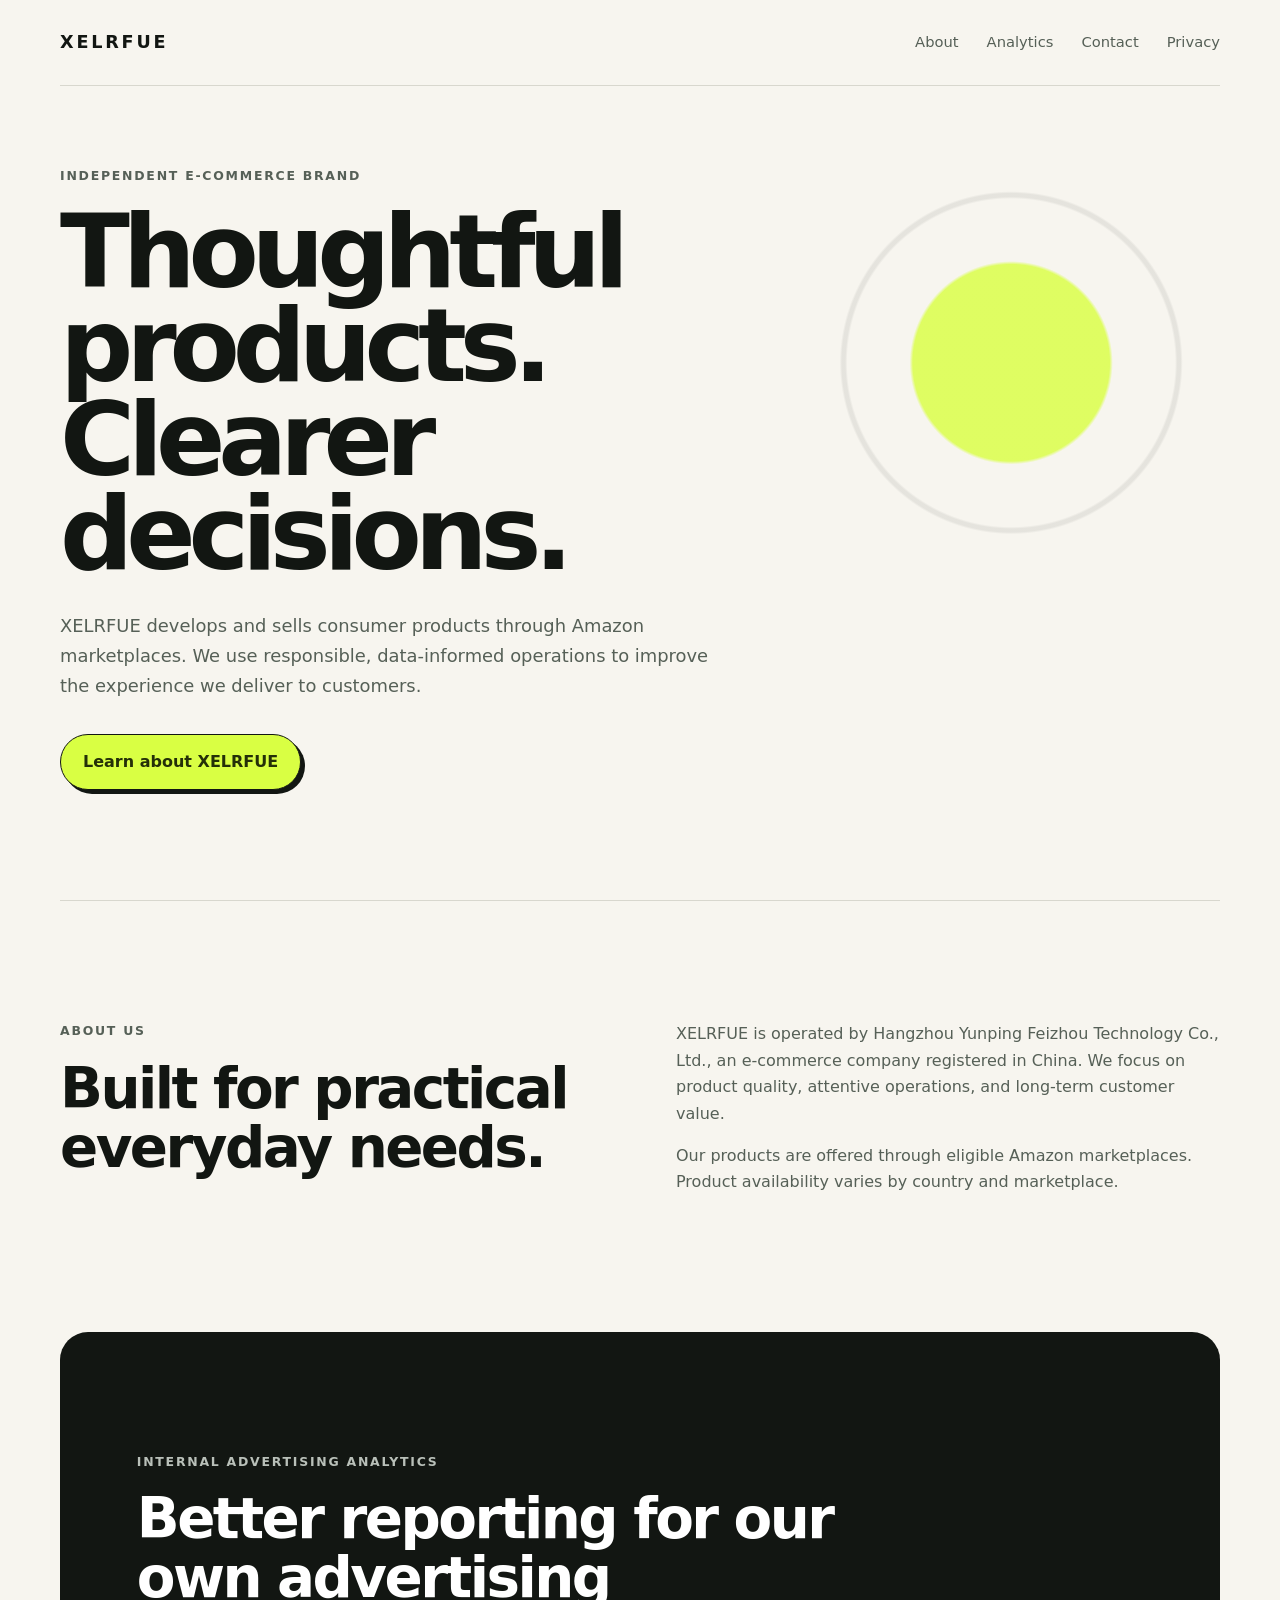
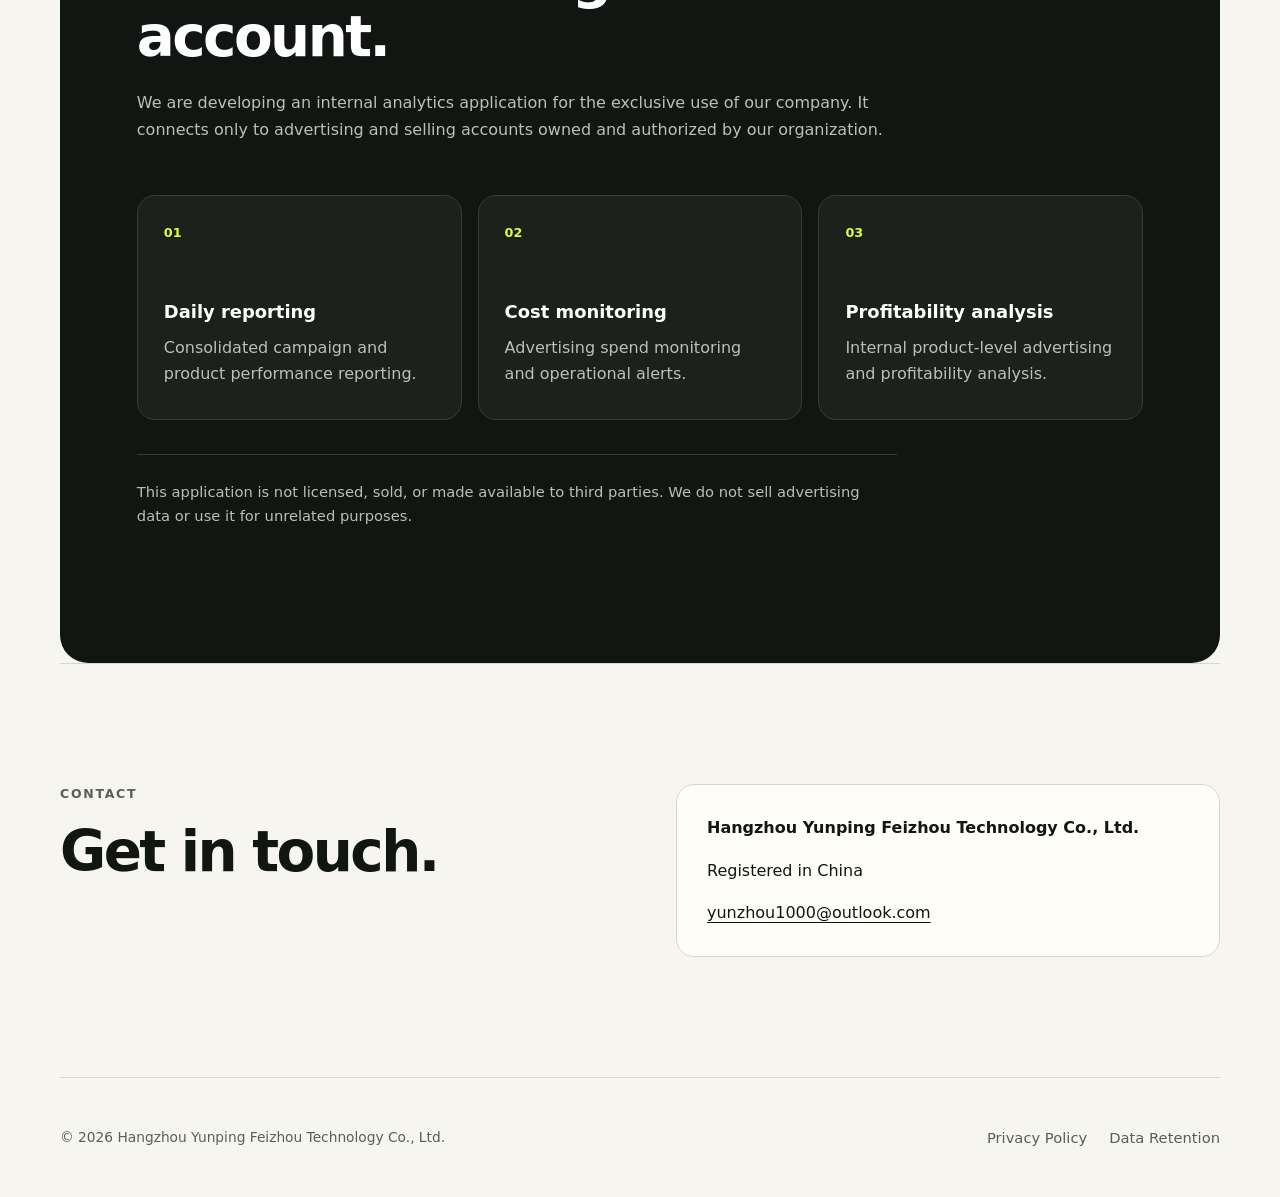
<file: index.html>
<!doctype html>
<html lang="en">
  <head>
    <meta charset="utf-8" />
    <meta name="viewport" content="width=device-width, initial-scale=1" />
    <meta
      name="description"
      content="XELRFUE is an e-commerce brand operated by Hangzhou Yunping Feizhou Technology Co., Ltd."
    />
    <title>XELRFUE | Thoughtful products for everyday life</title>
    <link rel="icon" href="favicon.svg" type="image/svg+xml" />
    <link rel="stylesheet" href="styles.css" />
  </head>
  <body>
    <header class="site-header">
      <a class="brand" href="/" aria-label="XELRFUE home">XELRFUE</a>
      <nav aria-label="Primary navigation">
        <a href="#about">About</a>
        <a href="#analytics">Analytics</a>
        <a href="#contact">Contact</a>
        <a href="privacy.html">Privacy</a>
      </nav>
    </header>

    <main>
      <section class="hero">
        <p class="eyebrow">Independent e-commerce brand</p>
        <h1>Thoughtful products.<br />Clearer decisions.</h1>
        <p class="hero-copy">
          XELRFUE develops and sells consumer products through Amazon marketplaces.
          We use responsible, data-informed operations to improve the experience we
          deliver to customers.
        </p>
        <a class="button" href="#about">Learn about XELRFUE</a>
      </section>

      <section id="about" class="section split">
        <div>
          <p class="section-label">About us</p>
          <h2>Built for practical everyday needs.</h2>
        </div>
        <div class="body-copy">
          <p>
            XELRFUE is operated by Hangzhou Yunping Feizhou Technology Co., Ltd.,
            an e-commerce company registered in China. We focus on product quality,
            attentive operations, and long-term customer value.
          </p>
          <p>
            Our products are offered through eligible Amazon marketplaces. Product
            availability varies by country and marketplace.
          </p>
        </div>
      </section>

      <section id="analytics" class="section panel">
        <p class="section-label">Internal advertising analytics</p>
        <h2>Better reporting for our own advertising account.</h2>
        <p>
          We are developing an internal analytics application for the exclusive use
          of our company. It connects only to advertising and selling accounts owned
          and authorized by our organization.
        </p>
        <div class="feature-grid">
          <article>
            <span>01</span>
            <h3>Daily reporting</h3>
            <p>Consolidated campaign and product performance reporting.</p>
          </article>
          <article>
            <span>02</span>
            <h3>Cost monitoring</h3>
            <p>Advertising spend monitoring and operational alerts.</p>
          </article>
          <article>
            <span>03</span>
            <h3>Profitability analysis</h3>
            <p>Internal product-level advertising and profitability analysis.</p>
          </article>
        </div>
        <p class="note">
          This application is not licensed, sold, or made available to third parties.
          We do not sell advertising data or use it for unrelated purposes.
        </p>
      </section>

      <section id="contact" class="section contact">
        <div>
          <p class="section-label">Contact</p>
          <h2>Get in touch.</h2>
        </div>
        <div class="contact-card">
          <p class="contact-title">Hangzhou Yunping Feizhou Technology Co., Ltd.</p>
          <p>Registered in China</p>
          <a href="mailto:yunzhou1000@outlook.com">yunzhou1000@outlook.com</a>
        </div>
      </section>
    </main>

    <footer>
      <p>&copy; 2026 Hangzhou Yunping Feizhou Technology Co., Ltd.</p>
      <div>
        <a href="privacy.html">Privacy Policy</a>
        <a href="privacy.html#retention">Data Retention</a>
      </div>
    </footer>
  </body>
</html>
</file>
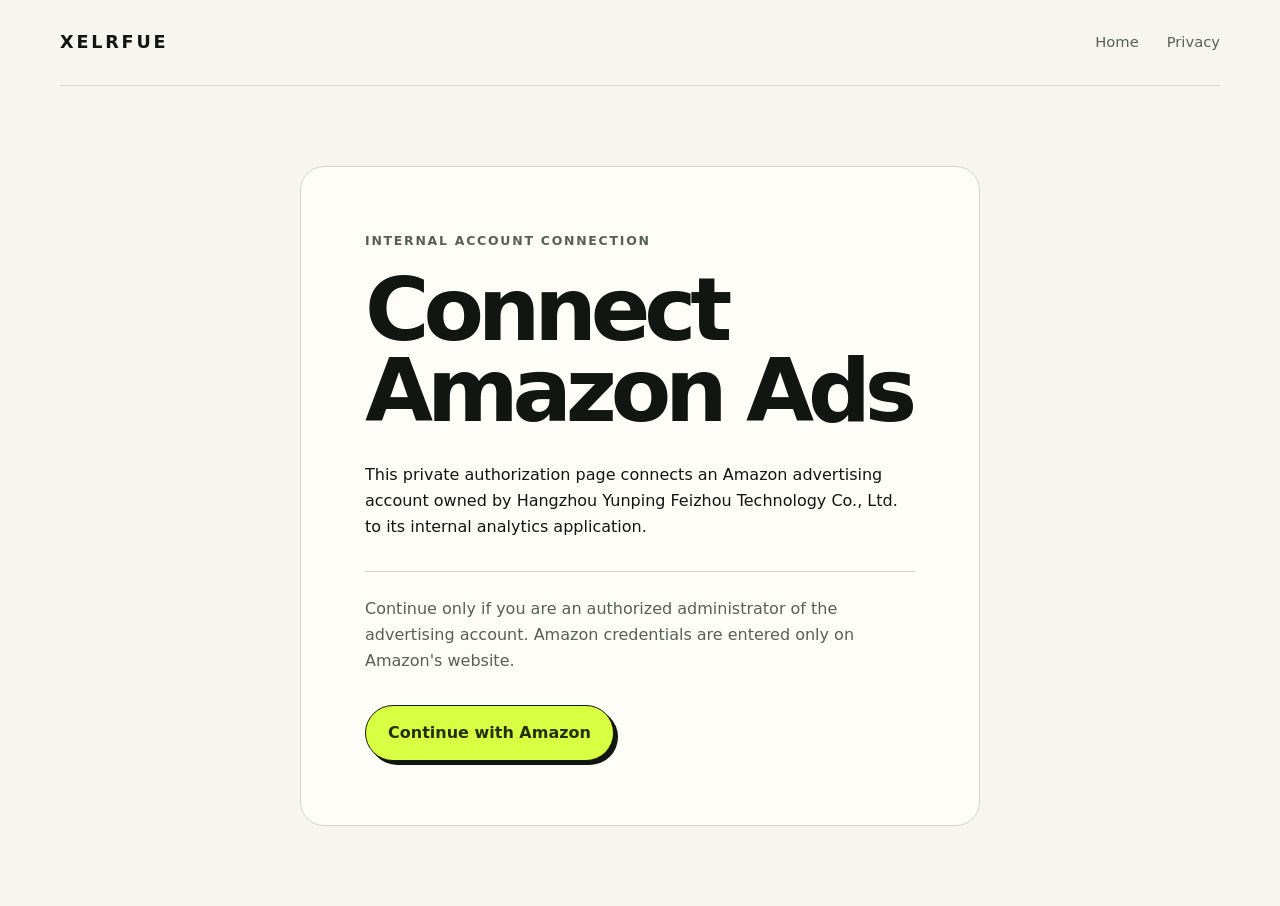
<file: auth/amazon/index.html>
<!doctype html>
<html lang="en">
  <head>
    <meta charset="utf-8" />
    <meta name="viewport" content="width=device-width, initial-scale=1" />
    <meta name="robots" content="noindex, nofollow" />
    <title>Connect Amazon Ads | XELRFUE</title>
    <link rel="icon" href="/favicon.svg" type="image/svg+xml" />
    <link rel="stylesheet" href="/styles.css" />
  </head>
  <body>
    <header class="site-header">
      <a class="brand" href="/" aria-label="XELRFUE home">XELRFUE</a>
      <nav aria-label="Primary navigation">
        <a href="/">Home</a>
        <a href="/privacy.html">Privacy</a>
      </nav>
    </header>

    <main class="auth-page">
      <section class="auth-card">
        <p class="section-label">Internal account connection</p>
        <h1>Connect Amazon Ads</h1>
        <p>
          This private authorization page connects an Amazon advertising account
          owned by Hangzhou Yunping Feizhou Technology Co., Ltd. to its internal
          analytics application.
        </p>
        <p class="auth-note">
          Continue only if you are an authorized administrator of the advertising
          account. Amazon credentials are entered only on Amazon's website.
        </p>
        <a class="button" href="/auth/amazon/start">Continue with Amazon</a>
      </section>
    </main>
  </body>
</html>
</file>
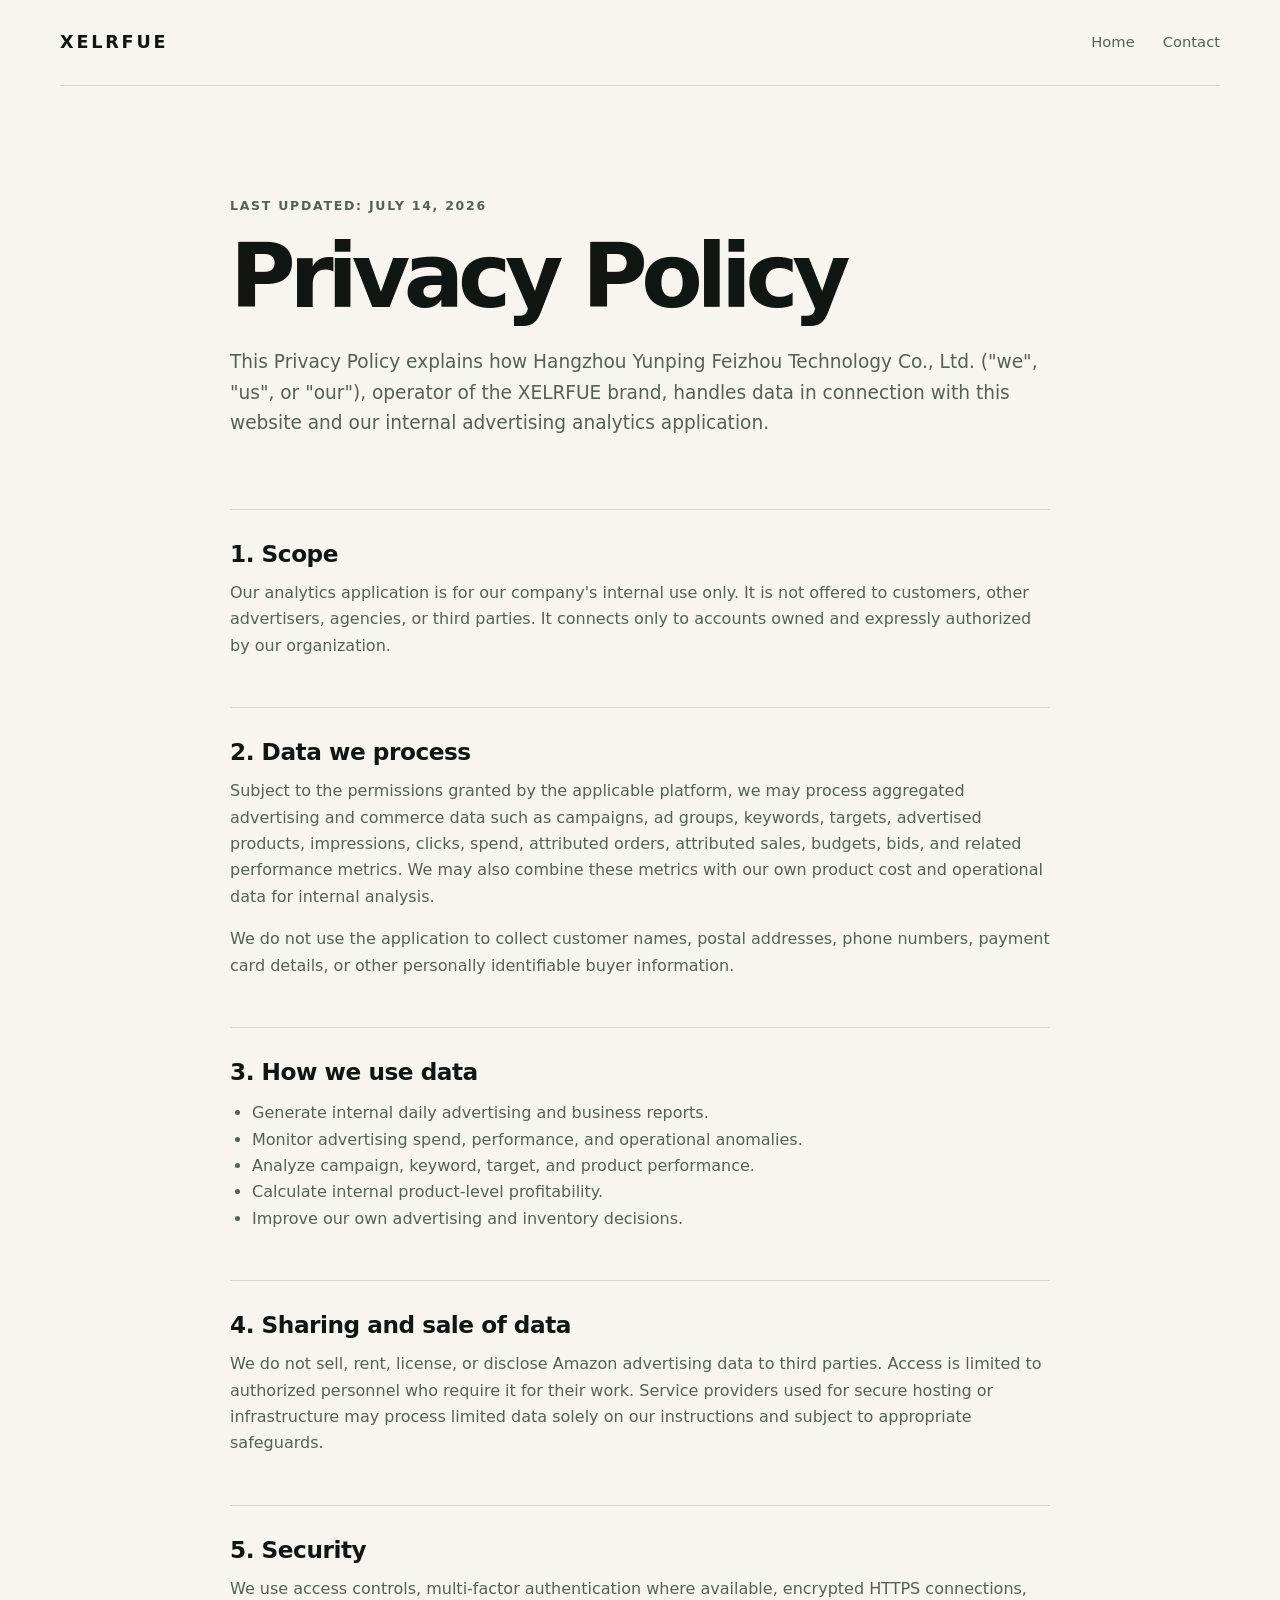
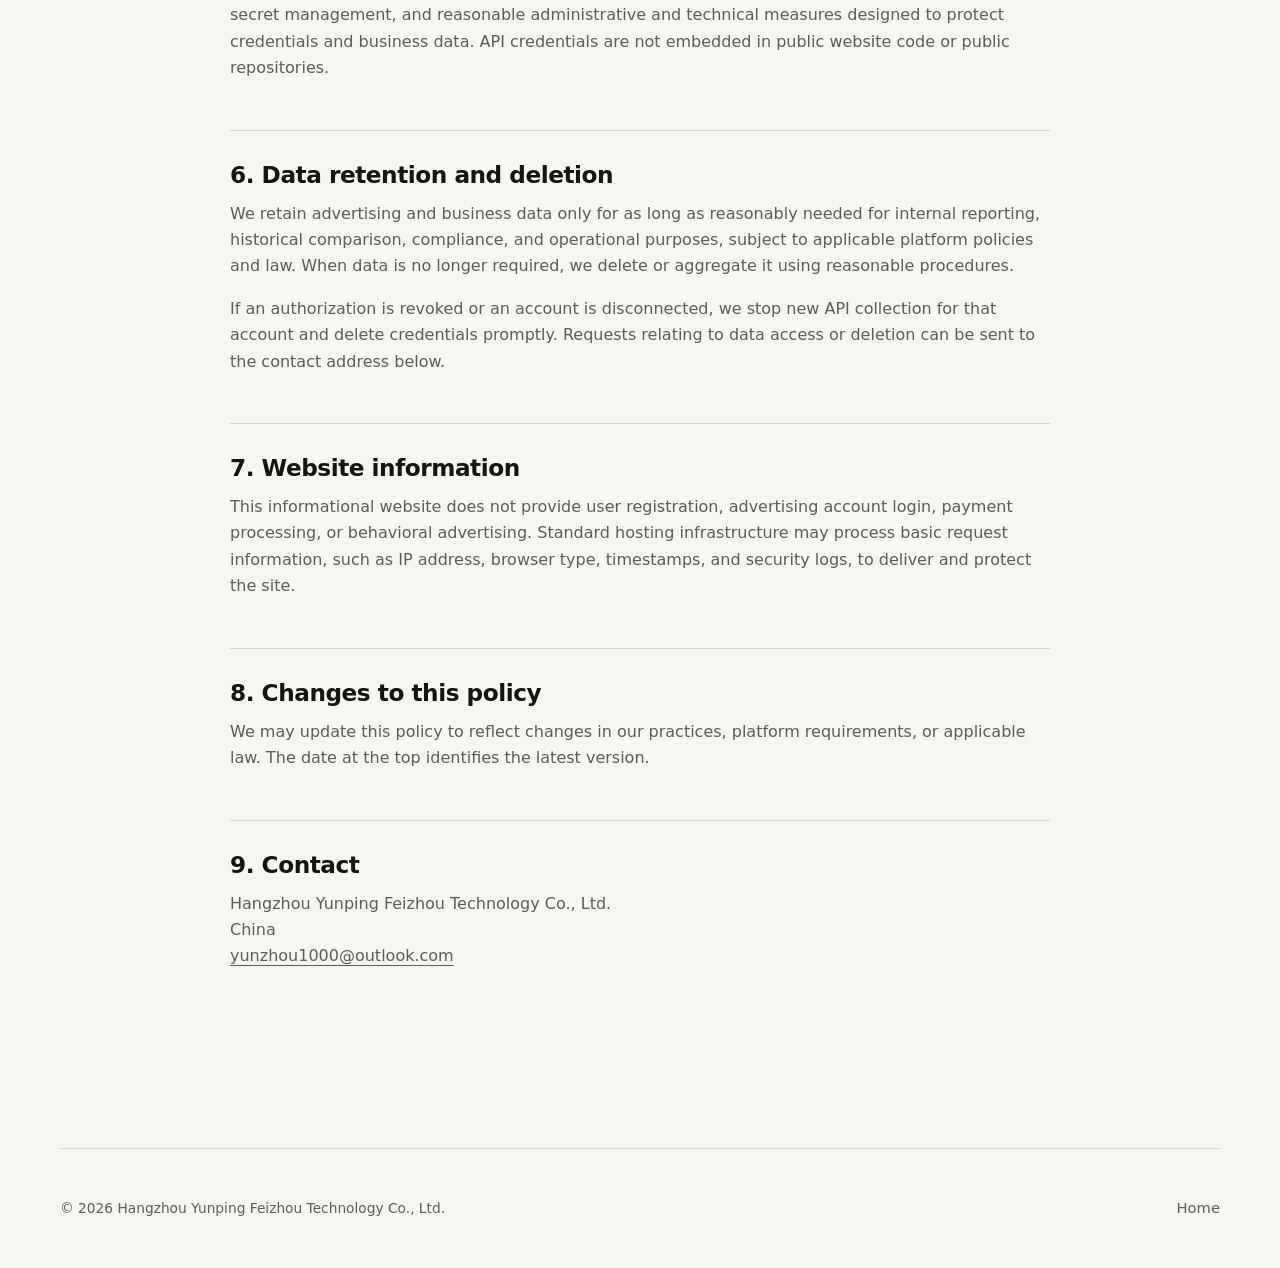
<file: privacy.html>
<!doctype html>
<html lang="en">
  <head>
    <meta charset="utf-8" />
    <meta name="viewport" content="width=device-width, initial-scale=1" />
    <meta
      name="description"
      content="Privacy policy for XELRFUE and its internal advertising analytics application."
    />
    <title>Privacy Policy | XELRFUE</title>
    <link rel="icon" href="favicon.svg" type="image/svg+xml" />
    <link rel="stylesheet" href="styles.css" />
  </head>
  <body>
    <header class="site-header">
      <a class="brand" href="/" aria-label="XELRFUE home">XELRFUE</a>
      <nav aria-label="Primary navigation">
        <a href="/">Home</a>
        <a href="mailto:yunzhou1000@outlook.com">Contact</a>
      </nav>
    </header>

    <main class="legal-page">
      <p class="eyebrow">Last updated: July 14, 2026</p>
      <h1>Privacy Policy</h1>
      <p class="legal-intro">
        This Privacy Policy explains how Hangzhou Yunping Feizhou Technology Co.,
        Ltd. ("we", "us", or "our"), operator of the XELRFUE brand, handles data
        in connection with this website and our internal advertising analytics
        application.
      </p>

      <section>
        <h2>1. Scope</h2>
        <p>
          Our analytics application is for our company's internal use only. It is not
          offered to customers, other advertisers, agencies, or third parties. It
          connects only to accounts owned and expressly authorized by our organization.
        </p>
      </section>

      <section>
        <h2>2. Data we process</h2>
        <p>
          Subject to the permissions granted by the applicable platform, we may process
          aggregated advertising and commerce data such as campaigns, ad groups,
          keywords, targets, advertised products, impressions, clicks, spend,
          attributed orders, attributed sales, budgets, bids, and related performance
          metrics. We may also combine these metrics with our own product cost and
          operational data for internal analysis.
        </p>
        <p>
          We do not use the application to collect customer names, postal addresses,
          phone numbers, payment card details, or other personally identifiable buyer
          information.
        </p>
      </section>

      <section>
        <h2>3. How we use data</h2>
        <ul>
          <li>Generate internal daily advertising and business reports.</li>
          <li>Monitor advertising spend, performance, and operational anomalies.</li>
          <li>Analyze campaign, keyword, target, and product performance.</li>
          <li>Calculate internal product-level profitability.</li>
          <li>Improve our own advertising and inventory decisions.</li>
        </ul>
      </section>

      <section>
        <h2>4. Sharing and sale of data</h2>
        <p>
          We do not sell, rent, license, or disclose Amazon advertising data to third
          parties. Access is limited to authorized personnel who require it for their
          work. Service providers used for secure hosting or infrastructure may process
          limited data solely on our instructions and subject to appropriate safeguards.
        </p>
      </section>

      <section>
        <h2>5. Security</h2>
        <p>
          We use access controls, multi-factor authentication where available, encrypted
          HTTPS connections, secret management, and reasonable administrative and
          technical measures designed to protect credentials and business data. API
          credentials are not embedded in public website code or public repositories.
        </p>
      </section>

      <section id="retention">
        <h2>6. Data retention and deletion</h2>
        <p>
          We retain advertising and business data only for as long as reasonably needed
          for internal reporting, historical comparison, compliance, and operational
          purposes, subject to applicable platform policies and law. When data is no
          longer required, we delete or aggregate it using reasonable procedures.
        </p>
        <p>
          If an authorization is revoked or an account is disconnected, we stop new API
          collection for that account and delete credentials promptly. Requests relating
          to data access or deletion can be sent to the contact address below.
        </p>
      </section>

      <section>
        <h2>7. Website information</h2>
        <p>
          This informational website does not provide user registration, advertising
          account login, payment processing, or behavioral advertising. Standard hosting
          infrastructure may process basic request information, such as IP address,
          browser type, timestamps, and security logs, to deliver and protect the site.
        </p>
      </section>

      <section>
        <h2>8. Changes to this policy</h2>
        <p>
          We may update this policy to reflect changes in our practices, platform
          requirements, or applicable law. The date at the top identifies the latest
          version.
        </p>
      </section>

      <section>
        <h2>9. Contact</h2>
        <p>
          Hangzhou Yunping Feizhou Technology Co., Ltd.<br />
          China<br />
          <a href="mailto:yunzhou1000@outlook.com">yunzhou1000@outlook.com</a>
        </p>
      </section>
    </main>

    <footer>
      <p>&copy; 2026 Hangzhou Yunping Feizhou Technology Co., Ltd.</p>
      <div><a href="/">Home</a></div>
    </footer>
  </body>
</html>
</file>
<file: styles.css>
:root {
  --ink: #121612;
  --muted: #566057;
  --paper: #f7f5ef;
  --card: #fffdf8;
  --line: #d8d7ce;
  --accent: #d9ff43;
  --accent-dark: #243008;
  --max-width: 1160px;
}

* {
  box-sizing: border-box;
}

html {
  scroll-behavior: smooth;
}

body {
  margin: 0;
  color: var(--ink);
  background: var(--paper);
  font-family: Inter, ui-sans-serif, system-ui, -apple-system, BlinkMacSystemFont,
    "Segoe UI", sans-serif;
  line-height: 1.65;
}

a {
  color: inherit;
}

.site-header,
main,
footer {
  width: min(calc(100% - 48px), var(--max-width));
  margin-inline: auto;
}

.site-header {
  min-height: 86px;
  display: flex;
  align-items: center;
  justify-content: space-between;
  border-bottom: 1px solid var(--line);
}

.brand {
  font-size: 1.1rem;
  font-weight: 850;
  letter-spacing: 0.16em;
  text-decoration: none;
}

nav {
  display: flex;
  gap: 28px;
}

nav a,
footer a {
  color: var(--muted);
  font-size: 0.92rem;
  text-decoration: none;
}

nav a:hover,
footer a:hover {
  color: var(--ink);
}

.hero {
  min-height: 690px;
  display: flex;
  flex-direction: column;
  align-items: flex-start;
  justify-content: center;
  padding: 80px 0 110px;
  background:
    radial-gradient(circle at 82% 34%, rgba(217, 255, 67, 0.82) 0 9%, transparent 9.3%),
    radial-gradient(circle at 82% 34%, transparent 0 15%, rgba(18, 22, 18, 0.08) 15.2% 15.5%, transparent 15.7%);
}

.eyebrow,
.section-label {
  margin: 0 0 18px;
  color: var(--muted);
  font-size: 0.78rem;
  font-weight: 750;
  letter-spacing: 0.14em;
  text-transform: uppercase;
}

h1,
h2,
h3,
p {
  margin-top: 0;
}

h1 {
  max-width: 850px;
  margin-bottom: 30px;
  font-size: clamp(3.7rem, 8vw, 7.7rem);
  line-height: 0.92;
  letter-spacing: -0.07em;
}

h2 {
  max-width: 720px;
  margin-bottom: 24px;
  font-size: clamp(2.2rem, 4.4vw, 4.5rem);
  line-height: 1.04;
  letter-spacing: -0.045em;
}

h3 {
  margin-bottom: 8px;
  font-size: 1.12rem;
}

.hero-copy {
  max-width: 650px;
  margin-bottom: 34px;
  color: var(--muted);
  font-size: 1.12rem;
}

.button {
  display: inline-block;
  padding: 14px 22px;
  color: var(--accent-dark);
  background: var(--accent);
  border: 1px solid var(--ink);
  border-radius: 999px;
  font-weight: 750;
  text-decoration: none;
  box-shadow: 4px 4px 0 var(--ink);
  transition: transform 160ms ease, box-shadow 160ms ease;
}

.button:hover {
  transform: translate(2px, 2px);
  box-shadow: 2px 2px 0 var(--ink);
}

.section {
  padding: 120px 0;
  border-top: 1px solid var(--line);
}

.split,
.contact {
  display: grid;
  grid-template-columns: 1fr 1fr;
  gap: 72px;
}

.body-copy,
.panel > p,
.legal-page p,
.legal-page li {
  color: var(--muted);
}

.panel {
  margin-bottom: 0;
  padding-inline: clamp(28px, 6vw, 84px);
  background: var(--ink);
  color: white;
  border: 0;
  border-radius: 28px;
}

.panel .section-label,
.panel > p,
.panel article p {
  color: #b9c0b9;
}

.panel > p {
  max-width: 760px;
}

.feature-grid {
  display: grid;
  grid-template-columns: repeat(3, 1fr);
  gap: 16px;
  margin: 52px 0 34px;
}

.feature-grid article {
  min-height: 225px;
  padding: 26px;
  background: #1c211c;
  border: 1px solid #353d35;
  border-radius: 18px;
}

.feature-grid span {
  display: block;
  margin-bottom: 54px;
  color: var(--accent);
  font-size: 0.8rem;
  font-weight: 800;
}

.feature-grid p {
  margin-bottom: 0;
}

.panel .note {
  padding-top: 25px;
  border-top: 1px solid #353d35;
  font-size: 0.92rem;
}

.contact-card {
  align-self: start;
  padding: 30px;
  background: var(--card);
  border: 1px solid var(--line);
  border-radius: 18px;
}

.contact-title {
  font-weight: 750;
}

.contact-card a,
.legal-page a {
  text-underline-offset: 4px;
}

footer {
  min-height: 120px;
  display: flex;
  align-items: center;
  justify-content: space-between;
  gap: 24px;
  color: var(--muted);
  border-top: 1px solid var(--line);
  font-size: 0.86rem;
}

footer p {
  margin: 0;
}

footer div {
  display: flex;
  gap: 22px;
}

.legal-page {
  max-width: 820px;
  padding: 110px 0 130px;
}

.legal-page h1 {
  font-size: clamp(3.2rem, 7vw, 6.5rem);
}

.legal-intro {
  margin-bottom: 70px;
  font-size: 1.16rem;
}

.legal-page section {
  padding: 32px 0;
  border-top: 1px solid var(--line);
}

.legal-page section h2 {
  margin-bottom: 14px;
  font-size: 1.45rem;
  letter-spacing: -0.02em;
}

.legal-page ul {
  padding-left: 22px;
}

.auth-page {
  min-height: calc(100vh - 90px);
  display: grid;
  place-items: center;
  padding: 80px 0;
}

.auth-card {
  width: min(100%, 680px);
  padding: clamp(30px, 6vw, 64px);
  background: var(--card);
  border: 1px solid var(--line);
  border-radius: 24px;
}

.auth-card h1 {
  max-width: 600px;
  font-size: clamp(2.8rem, 8vw, 5.5rem);
}

.auth-note {
  margin: 30px 0;
  padding-top: 24px;
  color: var(--muted);
  border-top: 1px solid var(--line);
}

@media (max-width: 760px) {
  .site-header,
  main,
  footer {
    width: min(calc(100% - 30px), var(--max-width));
  }

  .site-header {
    align-items: flex-start;
    flex-direction: column;
    gap: 12px;
    padding: 22px 0;
  }

  nav {
    width: 100%;
    gap: 18px;
    overflow-x: auto;
  }

  .hero {
    min-height: 620px;
    padding: 70px 0 90px;
    background: radial-gradient(circle at 84% 20%, rgba(217, 255, 67, 0.82) 0 7%, transparent 7.4%);
  }

  h1 {
    font-size: clamp(3.25rem, 16vw, 5rem);
  }

  .section {
    padding: 82px 0;
  }

  .split,
  .contact,
  .feature-grid {
    grid-template-columns: 1fr;
    gap: 28px;
  }

  .panel {
    padding-inline: 24px;
    border-radius: 20px;
  }

  .feature-grid article {
    min-height: 180px;
  }

  .feature-grid span {
    margin-bottom: 35px;
  }

  footer {
    align-items: flex-start;
    flex-direction: column;
    justify-content: center;
  }
}
</file>
